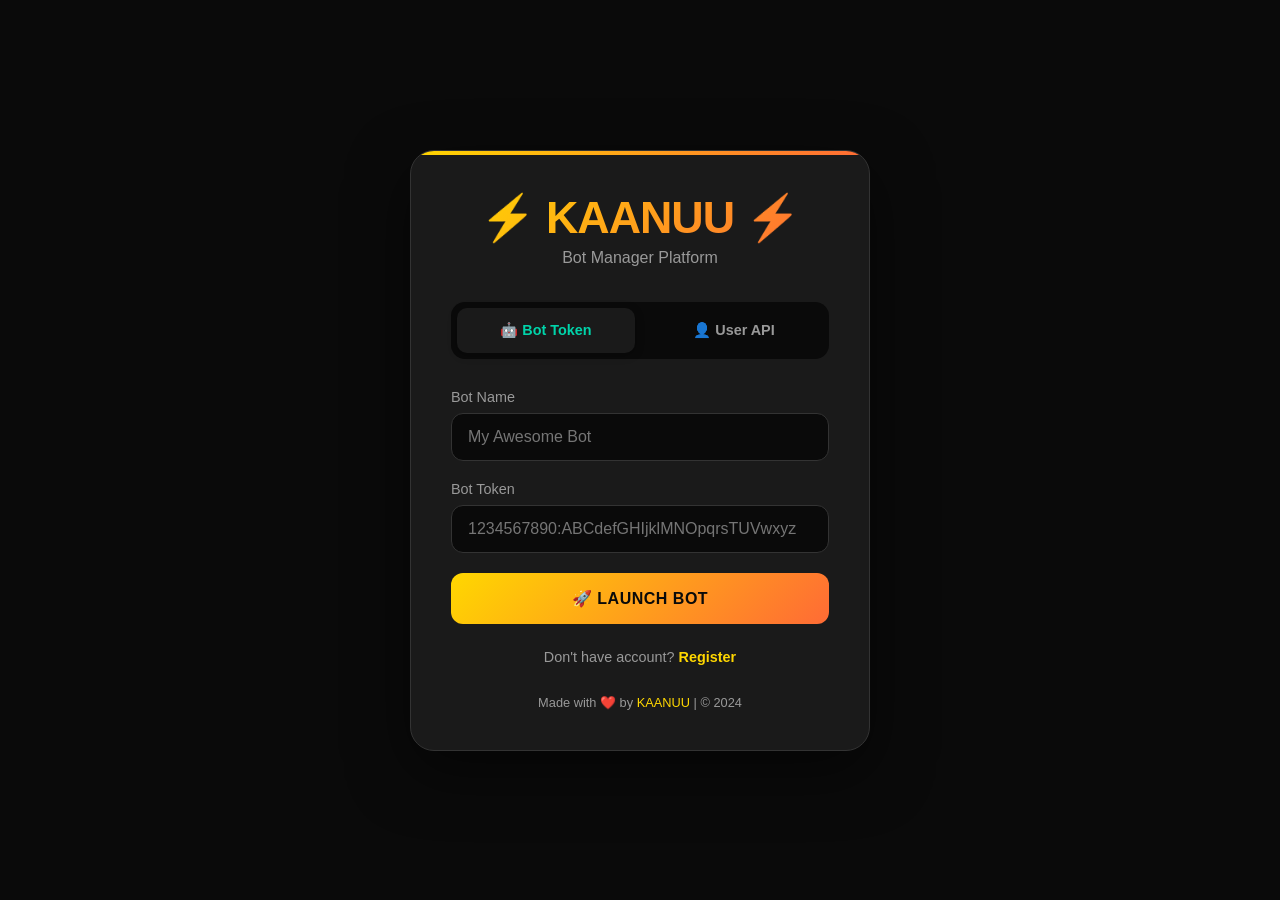
<file: templates/index.html>
<!DOCTYPE html>
<html lang="en">
<head>
    <meta charset="UTF-8">
    <meta name="viewport" content="width=device-width, initial-scale=1.0">
    <title>KAANUU Bot Manager</title>
    <link rel="stylesheet" href="/static/css/style.css">
    <style>
        .login-wrapper {
            min-height: 100vh;
            display: flex;
            align-items: center;
            justify-content: center;
            padding: 20px;
            background: var(--bg);
        }
        
        .login-box {
            background: var(--card);
            border-radius: 24px;
            padding: 40px;
            max-width: 460px;
            width: 100%;
            border: 1px solid var(--border);
            box-shadow: 0 20px 60px rgba(0,0,0,0.5);
            position: relative;
            overflow: hidden;
        }
        
        .login-box::before {
            content: '';
            position: absolute;
            top: 0;
            left: 0;
            right: 0;
            height: 4px;
            background: var(--kaanu-gradient);
        }
        
        .login-logo {
            text-align: center;
            margin-bottom: 35px;
        }
        
        .login-logo h1 {
            font-size: 2.8rem;
            background: var(--kaanu-gradient);
            -webkit-background-clip: text;
            -webkit-text-fill-color: transparent;
            background-clip: text;
            font-weight: 800;
            letter-spacing: -1px;
        }
        
        .login-logo p {
            color: var(--text-secondary);
            margin-top: 5px;
            font-size: 1rem;
        }
        
        .login-tabs {
            display: flex;
            gap: 10px;
            margin-bottom: 30px;
            background: var(--bg);
            padding: 6px;
            border-radius: 14px;
        }
        
        .login-tab {
            flex: 1;
            padding: 14px;
            border: none;
            background: transparent;
            color: var(--text-secondary);
            cursor: pointer;
            border-radius: 10px;
            font-weight: 600;
            transition: all 0.3s ease;
            font-size: 0.9rem;
        }
        
        .login-tab.active {
            background: var(--card);
            color: var(--text);
            box-shadow: 0 2px 10px rgba(0,0,0,0.3);
        }
        
        .login-tab.bot-tab.active { color: var(--green); }
        .login-tab.user-tab.active { color: var(--purple); }
        
        .login-form {
            display: none;
            animation: fadeIn 0.4s ease;
        }
        
        .login-form.active { display: block; }
        
        @keyframes fadeIn {
            from { opacity: 0; transform: translateY(10px); }
            to { opacity: 1; transform: translateY(0); }
        }
        
        .form-group {
            margin-bottom: 20px;
        }
        
        .form-group label {
            display: block;
            margin-bottom: 8px;
            color: var(--text-secondary);
            font-weight: 500;
            font-size: 0.9rem;
        }
        
        .form-group input {
            width: 100%;
            padding: 14px 16px;
            background: var(--bg);
            border: 1px solid var(--border);
            border-radius: 12px;
            color: var(--text);
            font-size: 1rem;
            transition: all 0.3s ease;
        }
        
        .form-group input:focus {
            outline: none;
            border-color: var(--gold);
            box-shadow: 0 0 0 3px rgba(255, 215, 0, 0.1);
        }
        
        .btn-gold {
            width: 100%;
            padding: 16px;
            background: var(--kaanu-gradient);
            border: none;
            border-radius: 12px;
            color: var(--bg);
            font-weight: 700;
            font-size: 1rem;
            cursor: pointer;
            transition: all 0.3s ease;
            text-transform: uppercase;
            letter-spacing: 0.5px;
        }
        
        .btn-gold:hover {
            transform: scale(1.02);
            box-shadow: 0 5px 25px rgba(255, 215, 0, 0.3);
        }
        
        .login-footer {
            text-align: center;
            margin-top: 25px;
            color: var(--text-secondary);
            font-size: 0.9rem;
        }
        
        .login-footer a {
            color: var(--gold);
            text-decoration: none;
            font-weight: 600;
            cursor: pointer;
        }
        
        .login-footer a:hover { text-decoration: underline; }
        
        .alert {
            padding: 12px 16px;
            border-radius: 12px;
            margin-bottom: 20px;
            display: none;
        }
        
        .alert-error {
            background: rgba(248, 81, 73, 0.1);
            border: 1px solid var(--red);
            color: var(--red);
        }
        
        .alert-success {
            background: rgba(46, 160, 67, 0.1);
            border: 1px solid var(--success);
            color: var(--success);
        }
        
        .alert.show {
            display: block;
            animation: slideDown 0.4s ease;
        }
        
        @keyframes slideDown {
            from { opacity: 0; transform: translateY(-10px); }
            to { opacity: 1; transform: translateY(0); }
        }
        
        .register-section {
            display: none;
            margin-top: 25px;
            padding-top: 25px;
            border-top: 1px solid var(--border);
        }
        
        .register-section.active { display: block; }
        
        .otp-section {
            display: none;
            margin-top: 15px;
            padding: 20px;
            background: var(--bg);
            border-radius: 12px;
            border: 1px solid var(--border);
        }
        
        .otp-section.active { display: block; }
        
        .footer-text {
            text-align: center;
            margin-top: 30px;
            color: var(--text-secondary);
            font-size: 0.8rem;
        }
        
        .footer-text span { color: var(--gold); }
        
        @media (max-width: 480px) {
            .login-box { padding: 25px; }
            .login-logo h1 { font-size: 2.2rem; }
            .login-tab { font-size: 0.8rem; padding: 10px; }
        }
    </style>
</head>
<body>
    <div class="login-wrapper">
        <div class="login-box">
            <div class="login-logo">
                <h1>⚡ KAANUU ⚡</h1>
                <p>Bot Manager Platform</p>
            </div>
            
            <div id="alert" class="alert"></div>
            
            <div class="login-tabs">
                <button class="login-tab bot-tab active" onclick="switchTab('bot')">
                    🤖 Bot Token
                </button>
                <button class="login-tab user-tab" onclick="switchTab('user')">
                    👤 User API
                </button>
            </div>
            
            <div id="botForm" class="login-form active">
                <form onsubmit="return handleBotLogin(event)">
                    <div class="form-group">
                        <label>Bot Name</label>
                        <input type="text" id="botName" placeholder="My Awesome Bot" required>
                    </div>
                    <div class="form-group">
                        <label>Bot Token</label>
                        <input type="password" id="botToken" placeholder="1234567890:ABCdefGHIjklMNOpqrsTUVwxyz" required>
                    </div>
                    <button type="submit" class="btn-gold">🚀 Launch Bot</button>
                </form>
                <div class="login-footer">
                    Don't have account? <a onclick="showRegister()">Register</a>
                </div>
            </div>
            
            <div id="userForm" class="login-form">
                <form onsubmit="return handleUserLogin(event)">
                    <div class="form-group">
                        <label>Bot Name</label>
                        <input type="text" id="apiBotName" placeholder="My User Bot" required>
                    </div>
                    <div class="form-group">
                        <label>API ID</label>
                        <input type="number" id="apiId" placeholder="12345678" required>
                    </div>
                    <div class="form-group">
                        <label>API Hash</label>
                        <input type="text" id="apiHash" placeholder="abcdef1234567890" required>
                    </div>
                    <div class="form-group">
                        <label>Phone Number</label>
                        <input type="tel" id="phoneNumber" placeholder="+1234567890" required>
                    </div>
                    <button type="submit" class="btn-gold">📱 Send OTP</button>
                </form>
                
                <div id="otpSection" class="otp-section">
                    <form onsubmit="return handleOTPVerify(event)">
                        <div class="form-group">
                            <label>Verification Code</label>
                            <input type="text" id="otpCode" placeholder="Enter 5-digit code" required>
                        </div>
                        <button type="submit" class="btn-gold">✅ Verify & Launch</button>
                    </form>
                </div>
                
                <div class="login-footer">
                    Don't have account? <a onclick="showRegister()">Register</a>
                </div>
            </div>
            
            <div id="registerSection" class="register-section">
                <h3 style="margin-bottom:20px;color:var(--gold);">Create Account</h3>
                <form onsubmit="return handleRegister(event)">
                    <div class="form-group">
                        <label>Username</label>
                        <input type="text" id="regUsername" placeholder="Choose username" required>
                    </div>
                    <div class="form-group">
                        <label>Email</label>
                        <input type="email" id="regEmail" placeholder="your@email.com" required>
                    </div>
                    <div class="form-group">
                        <label>Password</label>
                        <input type="password" id="regPassword" placeholder="Min 6 characters" required minlength="6">
                    </div>
                    <button type="submit" class="btn-gold">🔐 Register</button>
                </form>
                <div class="login-footer" style="margin-top:15px;">
                    Already have account? <a onclick="hideRegister()">Login</a>
                </div>
            </div>
            
            <div class="footer-text">
                Made with <span>❤️</span> by <span>KAANUU</span> | © 2024
            </div>
        </div>
    </div>
    
    <script>
        let currentTab = 'bot';
        let tempData = {};
        
        function switchTab(tab) {
            currentTab = tab;
            document.querySelectorAll('.login-form').forEach(el => el.classList.remove('active'));
            document.querySelectorAll('.login-tab').forEach(el => el.classList.remove('active'));
            
            if (tab === 'bot') {
                document.getElementById('botForm').classList.add('active');
                document.querySelector('.bot-tab').classList.add('active');
            } else {
                document.getElementById('userForm').classList.add('active');
                document.querySelector('.user-tab').classList.add('active');
            }
            
            document.getElementById('alert').className = 'alert';
            document.getElementById('alert').style.display = 'none';
        }
        
        function showAlert(message, type = 'error') {
            const alert = document.getElementById('alert');
            alert.textContent = message;
            alert.className = `alert alert-${type} show`;
            alert.style.display = 'block';
            setTimeout(() => {
                alert.className = 'alert';
                alert.style.display = 'none';
            }, 5000);
        }
        
        function showRegister() {
            document.getElementById('registerSection').classList.add('active');
            document.querySelectorAll('.login-footer').forEach(el => el.style.display = 'none');
        }
        
        function hideRegister() {
            document.getElementById('registerSection').classList.remove('active');
            document.querySelectorAll('.login-footer').forEach(el => el.style.display = 'block');
        }
        
        async function handleRegister(e) {
            e.preventDefault();
            const username = document.getElementById('regUsername').value;
            const email = document.getElementById('regEmail').value;
            const password = document.getElementById('regPassword').value;
            
            try {
                const response = await fetch('/api/register', {
                    method: 'POST',
                    headers: { 'Content-Type': 'application/json' },
                    body: JSON.stringify({ username, email, password })
                });
                const data = await response.json();
                if (data.success) {
                    showAlert('Registration successful! Please login.', 'success');
                    hideRegister();
                } else {
                    showAlert(data.message || 'Registration failed');
                }
            } catch (error) {
                showAlert('Network error. Please try again.');
            }
        }
        
        async function handleBotLogin(e) {
            e.preventDefault();
            const name = document.getElementById('botName').value;
            const token = document.getElementById('botToken').value;
            
            try {
                const response = await fetch('/api/login_bot_token', {
                    method: 'POST',
                    headers: { 'Content-Type': 'application/json' },
                    body: JSON.stringify({ bot_name: name, bot_token: token })
                });
                const data = await response.json();
                if (data.success) {
                    showAlert('Bot connected successfully!', 'success');
                    setTimeout(() => window.location.href = '/dashboard', 1000);
                } else {
                    showAlert(data.message || 'Invalid bot token');
                }
            } catch (error) {
                showAlert('Network error. Please try again.');
            }
        }
        
        async function handleUserLogin(e) {
            e.preventDefault();
            const name = document.getElementById('apiBotName').value;
            const api_id = document.getElementById('apiId').value;
            const api_hash = document.getElementById('apiHash').value;
            const phone = document.getElementById('phoneNumber').value;
            
            tempData = { name, api_id, api_hash, phone };
            
            try {
                const response = await fetch('/api/login_user_api', {
                    method: 'POST',
                    headers: { 'Content-Type': 'application/json' },
                    body: JSON.stringify({ 
                        bot_name: name, 
                        api_id, 
                        api_hash, 
                        phone_number: phone 
                    })
                });
                const data = await response.json();
                if (data.success) {
                    document.getElementById('otpSection').classList.add('active');
                    showAlert('OTP sent to your Telegram!', 'success');
                } else {
                    showAlert(data.message || 'Failed to send OTP');
                }
            } catch (error) {
                showAlert('Network error. Please try again.');
            }
        }
        
        async function handleOTPVerify(e) {
            e.preventDefault();
            const code = document.getElementById('otpCode').value;
            
            try {
                const response = await fetch('/api/verify_code', {
                    method: 'POST',
                    headers: { 'Content-Type': 'application/json' },
                    body: JSON.stringify({ 
                        ...tempData, 
                        code,
                        bot_name: tempData.name 
                    })
                });
                const data = await response.json();
                if (data.success) {
                    showAlert('User API connected successfully!', 'success');
                    setTimeout(() => window.location.href = '/dashboard', 1000);
                } else {
                    showAlert(data.message || 'Invalid verification code');
                }
            } catch (error) {
                showAlert('Network error. Please try again.');
            }
        }
        
        window.onload = function() {
            const params = new URLSearchParams(window.location.search);
            if (params.get('tab') === 'user') {
                switchTab('user');
            }
        };
    </script>
</body>
</html>
</file>
<file: static/css/style.css>
:root {
    --bg: #0A0A0A;
    --card: #1A1A1A;
    --gold: #FFD700;
    --orange: #FF6B35;
    --green: #00D4AA;
    --purple: #6C5CE7;
    --red: #F85149;
    --text: #FFFFFF;
    --text-secondary: #999999;
    --border: #333333;
    --success: #2EA043;
    --kaanu-gradient: linear-gradient(135deg, #FFD700, #FF6B35);
}

* {
    margin: 0;
    padding: 0;
    box-sizing: border-box;
}

body {
    font-family: -apple-system, BlinkMacSystemFont, 'Segoe UI', Roboto, Oxygen, Ubuntu, sans-serif;
    background: var(--bg);
    color: var(--text);
    min-height: 100vh;
}

/* Sidebar */
.sidebar {
    position: fixed;
    left: 0;
    top: 0;
    width: 260px;
    height: 100vh;
    background: var(--card);
    border-right: 1px solid var(--border);
    padding: 20px;
    overflow-y: auto;
    transition: transform 0.3s ease;
    z-index: 1000;
}

.sidebar-logo {
    font-size: 1.8rem;
    font-weight: 800;
    background: var(--kaanu-gradient);
    -webkit-background-clip: text;
    -webkit-text-fill-color: transparent;
    background-clip: text;
    margin-bottom: 30px;
    text-align: center;
}

.sidebar-nav {
    list-style: none;
}

.sidebar-nav li {
    margin-bottom: 10px;
}

.sidebar-nav a {
    display: flex;
    align-items: center;
    gap: 12px;
    padding: 12px 16px;
    color: var(--text-secondary);
    text-decoration: none;
    border-radius: 12px;
    transition: all 0.3s ease;
    font-weight: 500;
}

.sidebar-nav a:hover,
.sidebar-nav a.active {
    background: rgba(255, 215, 0, 0.1);
    color: var(--gold);
}

.sidebar-nav a .icon {
    font-size: 1.2rem;
}

.sidebar-user {
    position: absolute;
    bottom: 20px;
    left: 20px;
    right: 20px;
    padding: 16px;
    background: var(--bg);
    border-radius: 12px;
    border: 1px solid var(--border);
}

.sidebar-user .user-name {
    font-weight: 600;
    color: var(--text);
}

.sidebar-user .user-plan {
    font-size: 0.8rem;
    color: var(--gold);
}

/* Main Content */
.main-content {
    margin-left: 260px;
    padding: 30px;
    min-height: 100vh;
}

/* Dashboard Cards */
.dashboard-grid {
    display: grid;
    grid-template-columns: repeat(auto-fit, minmax(240px, 1fr));
    gap: 20px;
    margin-bottom: 30px;
}

.stat-card {
    background: var(--card);
    border-radius: 16px;
    padding: 24px;
    border: 1px solid var(--border);
    transition: all 0.3s ease;
}

.stat-card:hover {
    border-color: var(--gold);
    transform: translateY(-5px);
    box-shadow: 0 10px 30px rgba(255, 215, 0, 0.1);
}

.stat-card .stat-icon {
    font-size: 2rem;
    margin-bottom: 10px;
}

.stat-card .stat-number {
    font-size: 2.5rem;
    font-weight: 700;
    color: var(--text);
}

.stat-card .stat-label {
    color: var(--text-secondary);
    font-size: 0.9rem;
    margin-top: 5px;
}

/* Bot Cards */
.bots-grid {
    display: grid;
    grid-template-columns: repeat(auto-fill, minmax(340px, 1fr));
    gap: 20px;
}

.bot-card {
    background: var(--card);
    border-radius: 16px;
    padding: 20px;
    border: 1px solid var(--border);
    transition: all 0.3s ease;
}

.bot-card:hover {
    border-color: var(--gold);
    transform: translateY(-3px);
}

.bot-card .bot-header {
    display: flex;
    justify-content: space-between;
    align-items: center;
    margin-bottom: 15px;
}

.bot-card .bot-name {
    font-size: 1.2rem;
    font-weight: 600;
}

.bot-card .bot-badge {
    padding: 4px 12px;
    border-radius: 20px;
    font-size: 0.75rem;
    font-weight: 600;
}

.bot-badge.bot_token {
    background: rgba(0, 212, 170, 0.2);
    color: var(--green);
}

.bot-badge.user_api {
    background: rgba(108, 92, 231, 0.2);
    color: var(--purple);
}

.bot-status {
    display: inline-block;
    width: 10px;
    height: 10px;
    border-radius: 50%;
    animation: pulse 2s infinite;
}

.bot-status.running {
    background: var(--green);
}

.bot-status.stopped {
    background: var(--red);
}

@keyframes pulse {
    0%, 100% { opacity: 1; }
    50% { opacity: 0.5; }
}

/* Buttons */
.btn {
    padding: 10px 20px;
    border: none;
    border-radius: 10px;
    font-weight: 600;
    cursor: pointer;
    transition: all 0.3s ease;
    font-size: 0.9rem;
}

.btn:hover {
    transform: scale(1.05);
}

.btn-primary {
    background: var(--kaanu-gradient);
    color: var(--bg);
}

.btn-success {
    background: var(--green);
    color: white;
}

.btn-danger {
    background: var(--red);
    color: white;
}

.btn-warning {
    background: var(--orange);
    color: white;
}

.btn-outline {
    background: transparent;
    border: 1px solid var(--border);
    color: var(--text-secondary);
}

.btn-outline:hover {
    border-color: var(--gold);
    color: var(--text);
}

.btn-sm {
    padding: 6px 14px;
    font-size: 0.8rem;
}

/* Forms */
.form-group {
    margin-bottom: 20px;
}

.form-group label {
    display: block;
    margin-bottom: 8px;
    color: var(--text-secondary);
    font-weight: 500;
}

.form-group input,
.form-group select,
.form-group textarea {
    width: 100%;
    padding: 12px 16px;
    background: var(--bg);
    border: 1px solid var(--border);
    border-radius: 12px;
    color: var(--text);
    font-size: 1rem;
    transition: all 0.3s ease;
}

.form-group input:focus,
.form-group select:focus,
.form-group textarea:focus {
    outline: none;
    border-color: var(--gold);
    box-shadow: 0 0 0 3px rgba(255, 215, 0, 0.1);
}

/* Modal */
.modal-overlay {
    position: fixed;
    top: 0;
    left: 0;
    right: 0;
    bottom: 0;
    background: rgba(0, 0, 0, 0.8);
    display: none;
    align-items: center;
    justify-content: center;
    z-index: 2000;
    padding: 20px;
}

.modal-overlay.active {
    display: flex;
}

.modal {
    background: var(--card);
    border-radius: 20px;
    padding: 30px;
    max-width: 500px;
    width: 100%;
    max-height: 90vh;
    overflow-y: auto;
    border: 1px solid var(--border);
    animation: modalSlideIn 0.3s ease;
}

@keyframes modalSlideIn {
    from { transform: translateY(-50px); opacity: 0; }
    to { transform: translateY(0); opacity: 1; }
}

.modal-header {
    display: flex;
    justify-content: space-between;
    align-items: center;
    margin-bottom: 20px;
}

.modal-close {
    background: none;
    border: none;
    color: var(--text-secondary);
    font-size: 1.5rem;
    cursor: pointer;
    transition: all 0.3s ease;
}

.modal-close:hover {
    color: var(--text);
    transform: rotate(90deg);
}

/* Toast */
.toast-container {
    position: fixed;
    top: 20px;
    right: 20px;
    z-index: 3000;
}

.toast {
    background: var(--card);
    border: 1px solid var(--border);
    border-radius: 12px;
    padding: 16px 24px;
    margin-bottom: 10px;
    animation: slideInRight 0.3s ease;
    box-shadow: 0 10px 40px rgba(0, 0, 0, 0.5);
    min-width: 280px;
}

.toast.success { border-left: 4px solid var(--green); }
.toast.error { border-left: 4px solid var(--red); }
.toast.info { border-left: 4px solid var(--gold); }

@keyframes slideInRight {
    from { transform: translateX(100%); opacity: 0; }
    to { transform: translateX(0); opacity: 1; }
}

/* Commands */
.commands-container {
    max-width: 900px;
    margin: 0 auto;
}

.command-search input {
    width: 100%;
    padding: 14px 20px;
    background: var(--card);
    border: 1px solid var(--border);
    border-radius: 12px;
    color: var(--text);
    font-size: 1rem;
    margin-bottom: 30px;
}

.command-category {
    margin-bottom: 30px;
}

.command-category h3 {
    color: var(--gold);
    margin-bottom: 15px;
    padding-bottom: 10px;
    border-bottom: 1px solid var(--border);
}

.command-item {
    background: var(--card);
    padding: 12px 16px;
    border-radius: 12px;
    margin-bottom: 8px;
    border: 1px solid var(--border);
    transition: all 0.3s ease;
    display: flex;
    align-items: center;
    gap: 12px;
    flex-wrap: wrap;
}

.command-item:hover {
    border-color: var(--gold);
}

.command-item .cmd {
    font-weight: 600;
    color: var(--gold);
    font-family: monospace;
    font-size: 0.9rem;
    min-width: 120px;
}

.command-item .desc {
    color: var(--text-secondary);
    flex: 1;
    font-size: 0.9rem;
}

.command-item .example {
    color: var(--text-secondary);
    font-size: 0.8rem;
    font-family: monospace;
    background: var(--bg);
    padding: 4px 10px;
    border-radius: 6px;
}

/* Toggle Switch */
.switch {
    position: relative;
    display: inline-block;
    width: 48px;
    height: 24px;
}

.switch input {
    opacity: 0;
    width: 0;
    height: 0;
}

.slider {
    position: absolute;
    cursor: pointer;
    top: 0;
    left: 0;
    right: 0;
    bottom: 0;
    background: var(--border);
    transition: 0.4s;
    border-radius: 24px;
}

.slider:before {
    position: absolute;
    content: "";
    height: 18px;
    width: 18px;
    left: 3px;
    bottom: 3px;
    background: white;
    transition: 0.4s;
    border-radius: 50%;
}

input:checked + .slider {
    background: var(--gold);
}

input:checked + .slider:before {
    transform: translateX(24px);
}

/* Gradient Text */
.gradient-text {
    background: var(--kaanu-gradient);
    -webkit-background-clip: text;
    -webkit-text-fill-color: transparent;
    background-clip: text;
}

/* Responsive */
@media (max-width: 768px) {
    .sidebar {
        transform: translateX(-100%);
    }
    .sidebar.mobile-open {
        transform: translateX(0);
    }
    .main-content {
        margin-left: 0;
        padding: 20px;
    }
    .bots-grid {
        grid-template-columns: 1fr;
    }
    .dashboard-grid {
        grid-template-columns: 1fr 1fr;
    }
}

@media (max-width: 480px) {
    .dashboard-grid {
        grid-template-columns: 1fr;
    }
    .stat-card .stat-number {
        font-size: 1.8rem;
    }
    .command-item {
        flex-direction: column;
        align-items: flex-start;
    }
}
</file>
